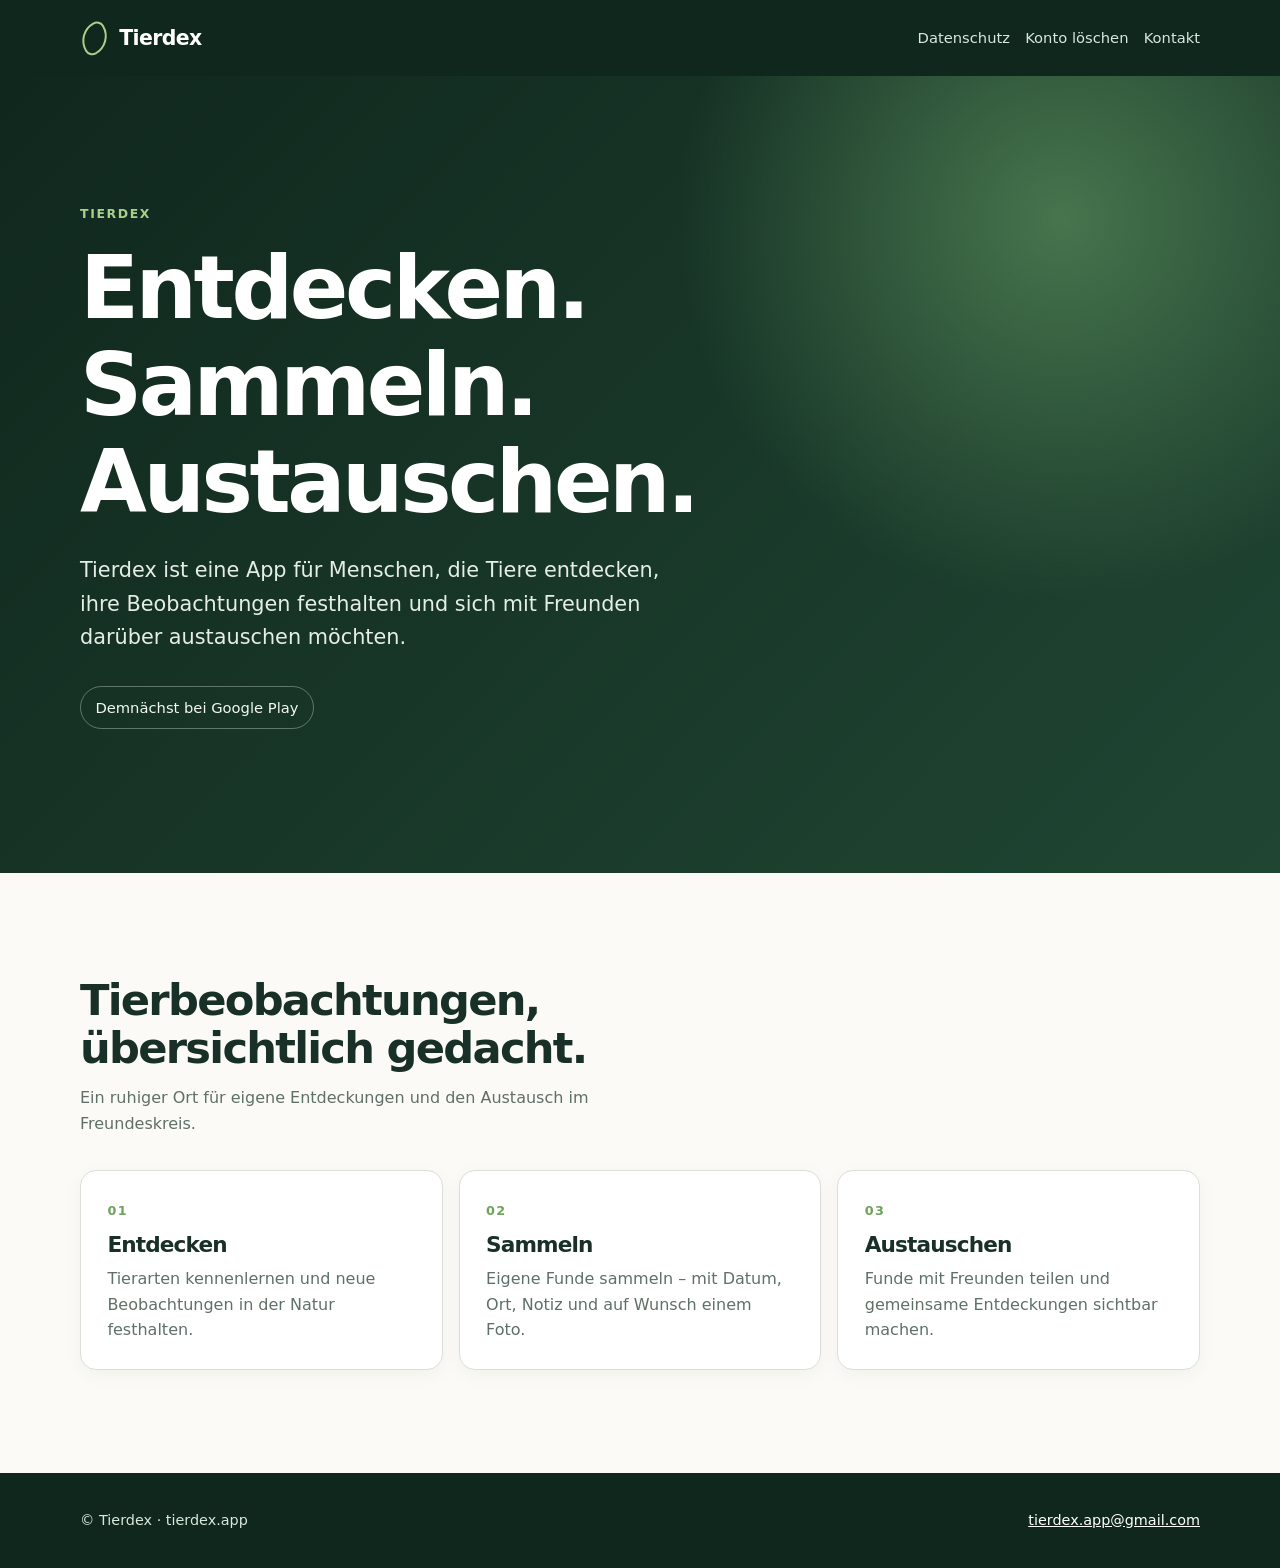
<file: index.html>
<!doctype html>
<html lang="de">
<head>
  <meta charset="utf-8">
  <meta name="viewport" content="width=device-width, initial-scale=1">
  <meta name="description" content="Tierdex – Entdecken. Sammeln. Austauschen.">
  <title>Tierdex – Entdecken. Sammeln. Austauschen.</title>
  <link rel="icon" type="image/svg+xml" href="data:image/svg+xml,%3Csvg xmlns='http://www.w3.org/2000/svg' viewBox='0 0 32 32'%3E%3Crect width='32' height='32' rx='8' fill='%2310271d'/%3E%3Cpath d='M23 7C14 8 9 13 9 21c6 1 12-3 14-14Z' fill='%23a8cf8b'/%3E%3C/svg%3E">
  <link rel="stylesheet" href="styles.css">
</head>
<body>
  <a class="skip-link" href="#inhalt">Zum Inhalt springen</a>
  <header class="site-header">
    <nav class="nav" aria-label="Hauptnavigation">
      <a class="brand" href="./" aria-label="Tierdex Startseite"><span class="brand-mark" aria-hidden="true"></span>Tierdex</a>
      <div class="nav-links"><a href="datenschutz/">Datenschutz</a><a href="konto-loeschen/">Konto löschen</a><a href="kontakt/">Kontakt</a></div>
    </nav>
  </header>
  <main id="inhalt">
    <section class="hero">
      <div class="hero-inner">
        <p class="eyebrow">Tierdex</p>
        <h1>Entdecken.<br>Sammeln.<br>Austauschen.</h1>
        <p class="hero-copy">Tierdex ist eine App für Menschen, die Tiere entdecken, ihre Beobachtungen festhalten und sich mit Freunden darüber austauschen möchten.</p>
        <span class="play-note">Demnächst bei Google Play</span>
      </div>
    </section>
    <section class="features content" aria-labelledby="bereiche">
      <div class="section-intro"><h2 id="bereiche">Tierbeobachtungen, übersichtlich gedacht.</h2><p>Ein ruhiger Ort für eigene Entdeckungen und den Austausch im Freundeskreis.</p></div>
      <div class="feature-grid">
        <article class="feature"><span class="feature-number">01</span><h3>Entdecken</h3><p>Tierarten kennenlernen und neue Beobachtungen in der Natur festhalten.</p></article>
        <article class="feature"><span class="feature-number">02</span><h3>Sammeln</h3><p>Eigene Funde sammeln – mit Datum, Ort, Notiz und auf Wunsch einem Foto.</p></article>
        <article class="feature"><span class="feature-number">03</span><h3>Austauschen</h3><p>Funde mit Freunden teilen und gemeinsame Entdeckungen sichtbar machen.</p></article>
      </div>
    </section>
  </main>
  <footer class="site-footer"><div class="footer-inner"><span>© Tierdex · tierdex.app</span><a href="mailto:tierdex.app@gmail.com">tierdex.app@gmail.com</a></div></footer>
</body>
</html>
</file>
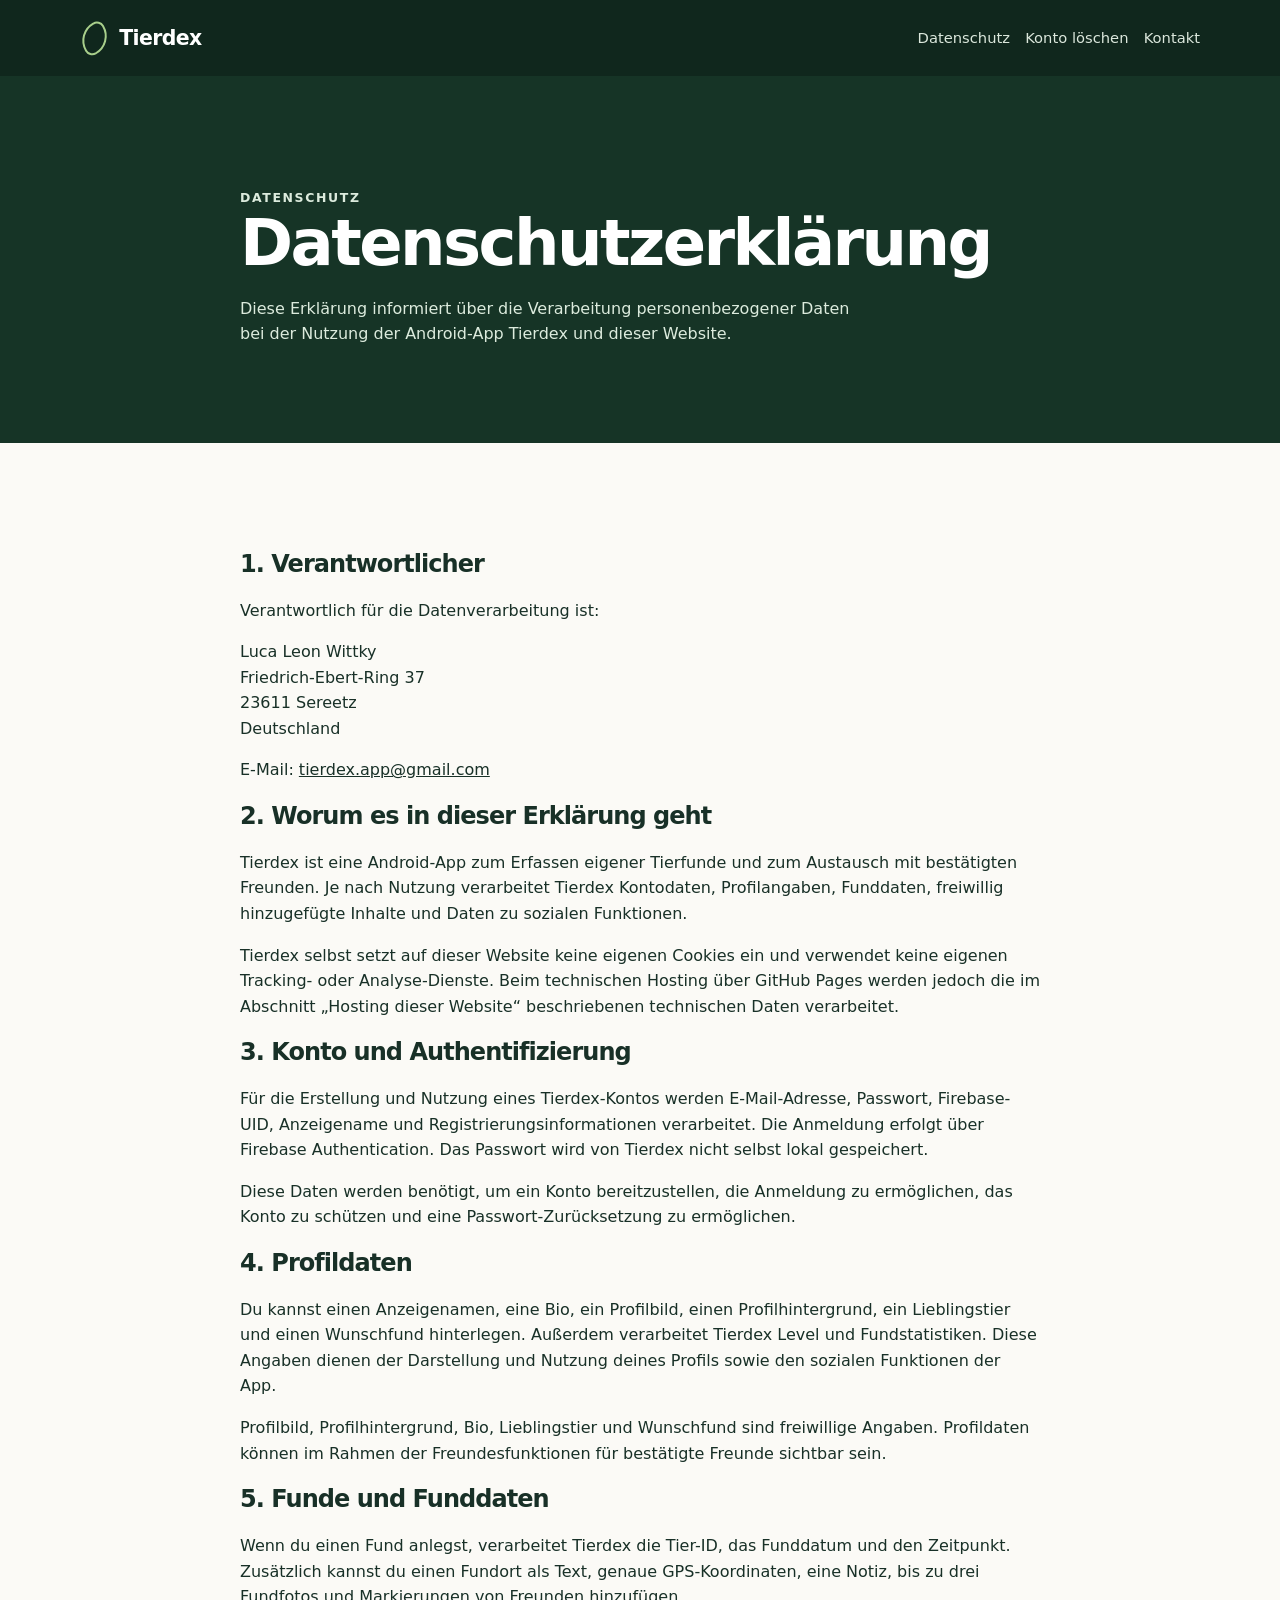
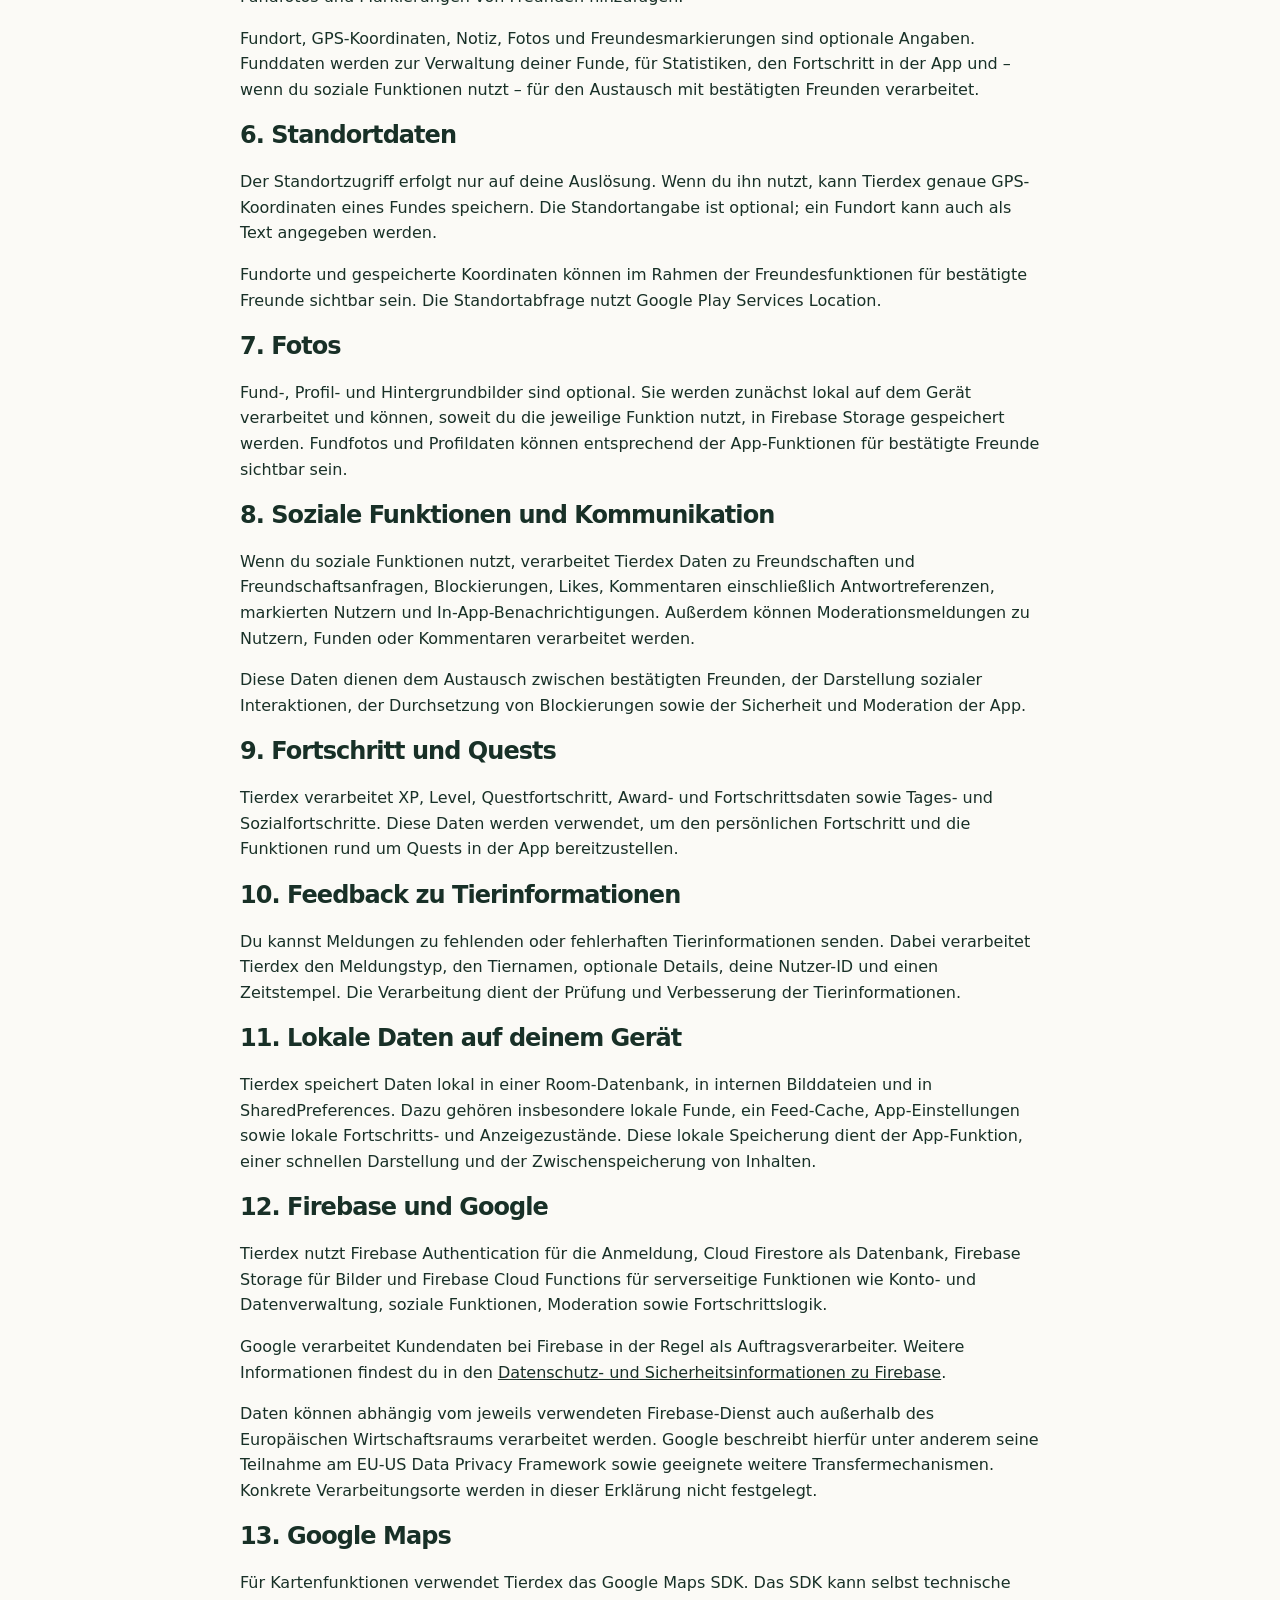
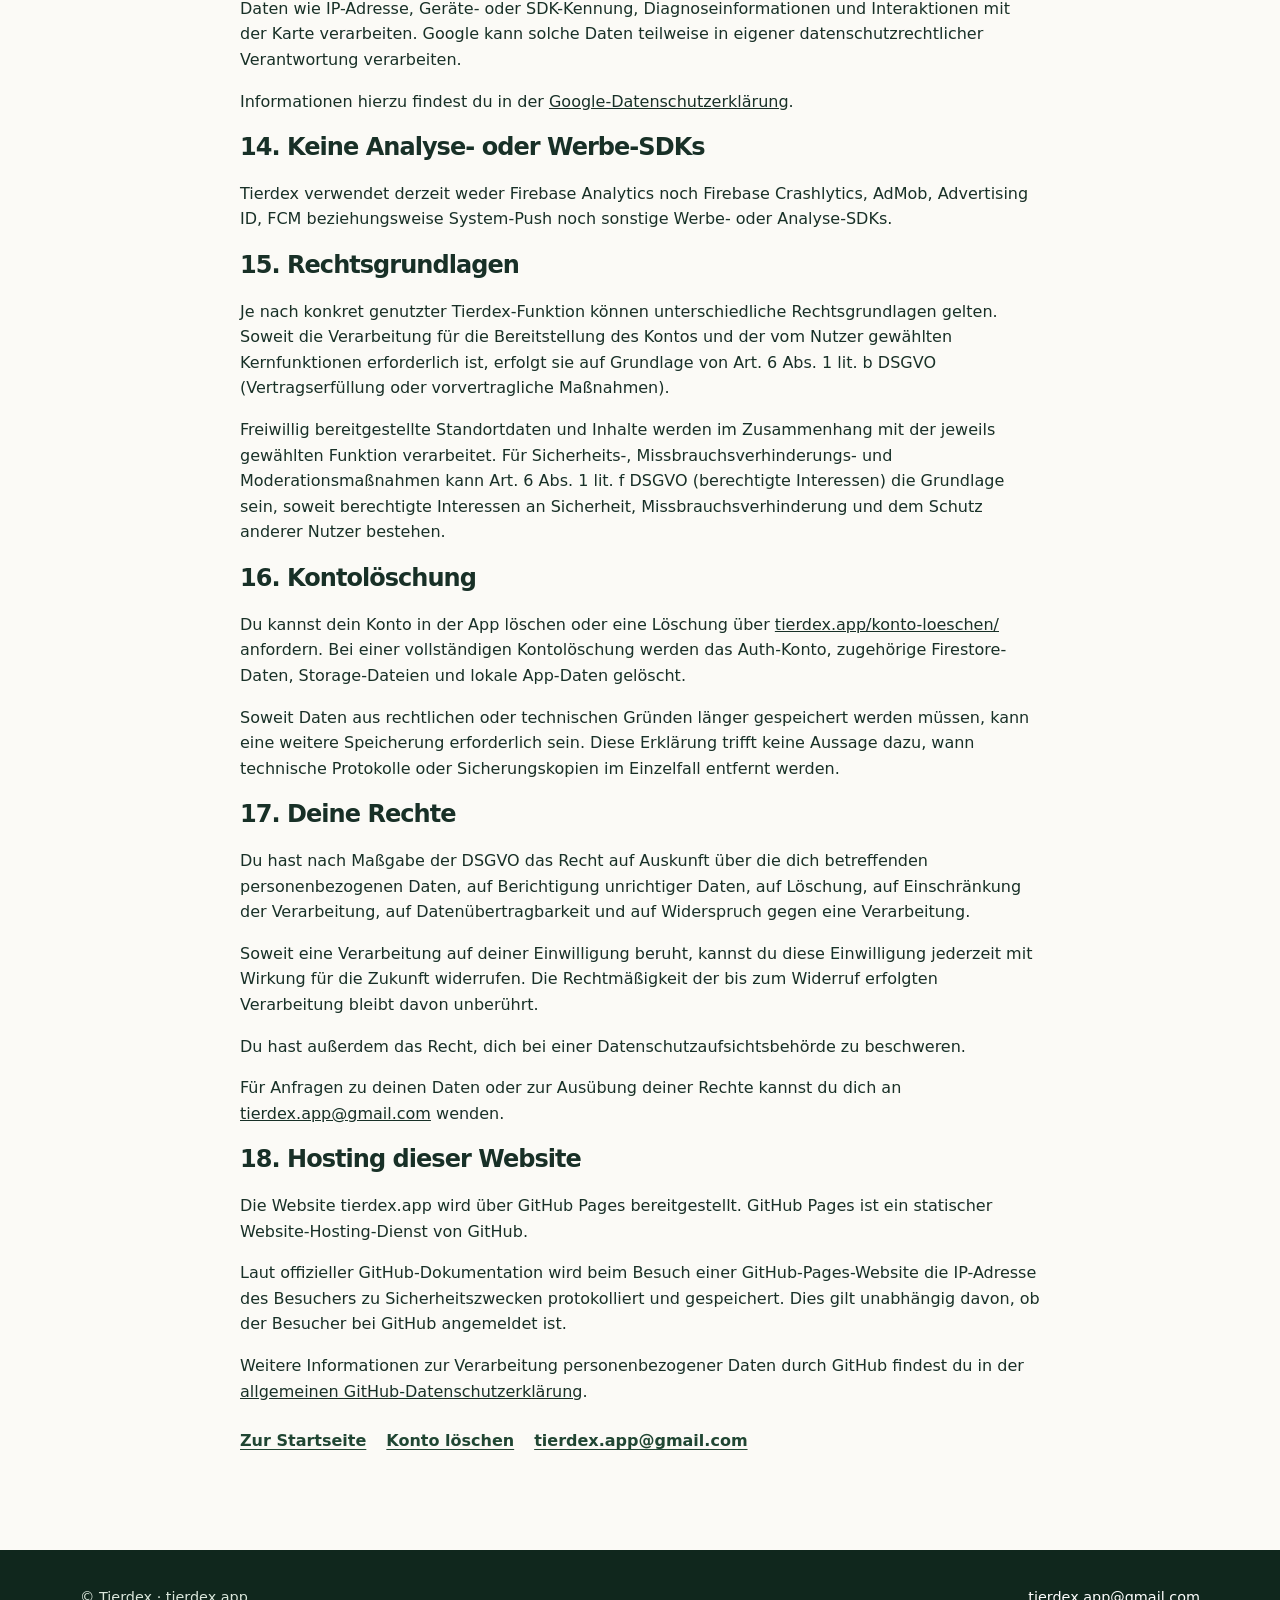
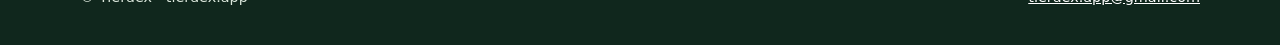
<file: datenschutz/index.html>
<!doctype html>
<html lang="de">
<head>
  <meta charset="utf-8">
  <meta name="viewport" content="width=device-width, initial-scale=1">
  <meta name="description" content="Datenschutzerklärung für die Android-App Tierdex.">
  <title>Datenschutz – Tierdex</title>
  <link rel="icon" type="image/svg+xml" href="data:image/svg+xml,%3Csvg xmlns='http://www.w3.org/2000/svg' viewBox='0 0 32 32'%3E%3Crect width='32' height='32' rx='8' fill='%2310271d'/%3E%3Cpath d='M23 7C14 8 9 13 9 21c6 1 12-3 14-14Z' fill='%23a8cf8b'/%3E%3C/svg%3E">
  <link rel="stylesheet" href="../styles.css">
</head>
<body>
  <a class="skip-link" href="#inhalt">Zum Inhalt springen</a>
  <header class="site-header">
    <nav class="nav" aria-label="Hauptnavigation">
      <a class="brand" href="../" aria-label="Tierdex Startseite"><span class="brand-mark" aria-hidden="true"></span>Tierdex</a>
      <div class="nav-links"><a href="./">Datenschutz</a><a href="../konto-loeschen/">Konto löschen</a><a href="../kontakt/">Kontakt</a></div>
    </nav>
  </header>
  <main id="inhalt">
    <section class="page-hero">
      <div class="page-hero-inner">
        <p class="eyebrow">Datenschutz</p>
        <h1>Datenschutzerklärung</h1>
        <p>Diese Erklärung informiert über die Verarbeitung personenbezogener Daten bei der Nutzung der Android-App Tierdex und dieser Website.</p>
      </div>
    </section>
    <article class="page-content">
      <section>
        <h2>1. Verantwortlicher</h2>
        <p>Verantwortlich für die Datenverarbeitung ist:</p>
        <p>Luca Leon Wittky<br>Friedrich-Ebert-Ring 37<br>23611 Sereetz<br>Deutschland</p>
        <p>E-Mail: <a href="mailto:tierdex.app@gmail.com">tierdex.app@gmail.com</a></p>
      </section>

      <section>
        <h2>2. Worum es in dieser Erklärung geht</h2>
        <p>Tierdex ist eine Android-App zum Erfassen eigener Tierfunde und zum Austausch mit bestätigten Freunden. Je nach Nutzung verarbeitet Tierdex Kontodaten, Profilangaben, Funddaten, freiwillig hinzugefügte Inhalte und Daten zu sozialen Funktionen.</p>
        <p>Tierdex selbst setzt auf dieser Website keine eigenen Cookies ein und verwendet keine eigenen Tracking- oder Analyse-Dienste. Beim technischen Hosting über GitHub Pages werden jedoch die im Abschnitt „Hosting dieser Website“ beschriebenen technischen Daten verarbeitet.</p>
      </section>

      <section>
        <h2>3. Konto und Authentifizierung</h2>
        <p>Für die Erstellung und Nutzung eines Tierdex-Kontos werden E-Mail-Adresse, Passwort, Firebase-UID, Anzeigename und Registrierungsinformationen verarbeitet. Die Anmeldung erfolgt über Firebase Authentication. Das Passwort wird von Tierdex nicht selbst lokal gespeichert.</p>
        <p>Diese Daten werden benötigt, um ein Konto bereitzustellen, die Anmeldung zu ermöglichen, das Konto zu schützen und eine Passwort-Zurücksetzung zu ermöglichen.</p>
      </section>

      <section>
        <h2>4. Profildaten</h2>
        <p>Du kannst einen Anzeigenamen, eine Bio, ein Profilbild, einen Profilhintergrund, ein Lieblingstier und einen Wunschfund hinterlegen. Außerdem verarbeitet Tierdex Level und Fundstatistiken. Diese Angaben dienen der Darstellung und Nutzung deines Profils sowie den sozialen Funktionen der App.</p>
        <p>Profilbild, Profilhintergrund, Bio, Lieblingstier und Wunschfund sind freiwillige Angaben. Profildaten können im Rahmen der Freundesfunktionen für bestätigte Freunde sichtbar sein.</p>
      </section>

      <section>
        <h2>5. Funde und Funddaten</h2>
        <p>Wenn du einen Fund anlegst, verarbeitet Tierdex die Tier-ID, das Funddatum und den Zeitpunkt. Zusätzlich kannst du einen Fundort als Text, genaue GPS-Koordinaten, eine Notiz, bis zu drei Fundfotos und Markierungen von Freunden hinzufügen.</p>
        <p>Fundort, GPS-Koordinaten, Notiz, Fotos und Freundesmarkierungen sind optionale Angaben. Funddaten werden zur Verwaltung deiner Funde, für Statistiken, den Fortschritt in der App und – wenn du soziale Funktionen nutzt – für den Austausch mit bestätigten Freunden verarbeitet.</p>
      </section>

      <section>
        <h2>6. Standortdaten</h2>
        <p>Der Standortzugriff erfolgt nur auf deine Auslösung. Wenn du ihn nutzt, kann Tierdex genaue GPS-Koordinaten eines Fundes speichern. Die Standortangabe ist optional; ein Fundort kann auch als Text angegeben werden.</p>
        <p>Fundorte und gespeicherte Koordinaten können im Rahmen der Freundesfunktionen für bestätigte Freunde sichtbar sein. Die Standortabfrage nutzt Google Play Services Location.</p>
      </section>

      <section>
        <h2>7. Fotos</h2>
        <p>Fund-, Profil- und Hintergrundbilder sind optional. Sie werden zunächst lokal auf dem Gerät verarbeitet und können, soweit du die jeweilige Funktion nutzt, in Firebase Storage gespeichert werden. Fundfotos und Profildaten können entsprechend der App-Funktionen für bestätigte Freunde sichtbar sein.</p>
      </section>

      <section>
        <h2>8. Soziale Funktionen und Kommunikation</h2>
        <p>Wenn du soziale Funktionen nutzt, verarbeitet Tierdex Daten zu Freundschaften und Freundschaftsanfragen, Blockierungen, Likes, Kommentaren einschließlich Antwortreferenzen, markierten Nutzern und In-App-Benachrichtigungen. Außerdem können Moderationsmeldungen zu Nutzern, Funden oder Kommentaren verarbeitet werden.</p>
        <p>Diese Daten dienen dem Austausch zwischen bestätigten Freunden, der Darstellung sozialer Interaktionen, der Durchsetzung von Blockierungen sowie der Sicherheit und Moderation der App.</p>
      </section>

      <section>
        <h2>9. Fortschritt und Quests</h2>
        <p>Tierdex verarbeitet XP, Level, Questfortschritt, Award- und Fortschrittsdaten sowie Tages- und Sozialfortschritte. Diese Daten werden verwendet, um den persönlichen Fortschritt und die Funktionen rund um Quests in der App bereitzustellen.</p>
      </section>

      <section>
        <h2>10. Feedback zu Tierinformationen</h2>
        <p>Du kannst Meldungen zu fehlenden oder fehlerhaften Tierinformationen senden. Dabei verarbeitet Tierdex den Meldungstyp, den Tiernamen, optionale Details, deine Nutzer-ID und einen Zeitstempel. Die Verarbeitung dient der Prüfung und Verbesserung der Tierinformationen.</p>
      </section>

      <section>
        <h2>11. Lokale Daten auf deinem Gerät</h2>
        <p>Tierdex speichert Daten lokal in einer Room-Datenbank, in internen Bilddateien und in SharedPreferences. Dazu gehören insbesondere lokale Funde, ein Feed-Cache, App-Einstellungen sowie lokale Fortschritts- und Anzeigezustände. Diese lokale Speicherung dient der App-Funktion, einer schnellen Darstellung und der Zwischenspeicherung von Inhalten.</p>
      </section>

      <section>
        <h2>12. Firebase und Google</h2>
        <p>Tierdex nutzt Firebase Authentication für die Anmeldung, Cloud Firestore als Datenbank, Firebase Storage für Bilder und Firebase Cloud Functions für serverseitige Funktionen wie Konto- und Datenverwaltung, soziale Funktionen, Moderation sowie Fortschrittslogik.</p>
        <p>Google verarbeitet Kundendaten bei Firebase in der Regel als Auftragsverarbeiter. Weitere Informationen findest du in den <a href="https://firebase.google.com/support/privacy" rel="noopener noreferrer">Datenschutz- und Sicherheitsinformationen zu Firebase</a>.</p>
        <p>Daten können abhängig vom jeweils verwendeten Firebase-Dienst auch außerhalb des Europäischen Wirtschaftsraums verarbeitet werden. Google beschreibt hierfür unter anderem seine Teilnahme am EU-US Data Privacy Framework sowie geeignete weitere Transfermechanismen. Konkrete Verarbeitungsorte werden in dieser Erklärung nicht festgelegt.</p>
      </section>

      <section>
        <h2>13. Google Maps</h2>
        <p>Für Kartenfunktionen verwendet Tierdex das Google Maps SDK. Das SDK kann selbst technische Daten wie IP-Adresse, Geräte- oder SDK-Kennung, Diagnoseinformationen und Interaktionen mit der Karte verarbeiten. Google kann solche Daten teilweise in eigener datenschutzrechtlicher Verantwortung verarbeiten.</p>
        <p>Informationen hierzu findest du in der <a href="https://policies.google.com/privacy" rel="noopener noreferrer">Google-Datenschutzerklärung</a>.</p>
      </section>

      <section>
        <h2>14. Keine Analyse- oder Werbe-SDKs</h2>
        <p>Tierdex verwendet derzeit weder Firebase Analytics noch Firebase Crashlytics, AdMob, Advertising ID, FCM beziehungsweise System-Push noch sonstige Werbe- oder Analyse-SDKs.</p>
      </section>

      <section>
        <h2>15. Rechtsgrundlagen</h2>
        <p>Je nach konkret genutzter Tierdex-Funktion können unterschiedliche Rechtsgrundlagen gelten. Soweit die Verarbeitung für die Bereitstellung des Kontos und der vom Nutzer gewählten Kernfunktionen erforderlich ist, erfolgt sie auf Grundlage von Art. 6 Abs. 1 lit. b DSGVO (Vertragserfüllung oder vorvertragliche Maßnahmen).</p>
        <p>Freiwillig bereitgestellte Standortdaten und Inhalte werden im Zusammenhang mit der jeweils gewählten Funktion verarbeitet. Für Sicherheits-, Missbrauchsverhinderungs- und Moderationsmaßnahmen kann Art. 6 Abs. 1 lit. f DSGVO (berechtigte Interessen) die Grundlage sein, soweit berechtigte Interessen an Sicherheit, Missbrauchsverhinderung und dem Schutz anderer Nutzer bestehen.</p>
      </section>

      <section>
        <h2>16. Kontolöschung</h2>
        <p>Du kannst dein Konto in der App löschen oder eine Löschung über <a href="../konto-loeschen/">tierdex.app/konto-loeschen/</a> anfordern. Bei einer vollständigen Kontolöschung werden das Auth-Konto, zugehörige Firestore-Daten, Storage-Dateien und lokale App-Daten gelöscht.</p>
        <p>Soweit Daten aus rechtlichen oder technischen Gründen länger gespeichert werden müssen, kann eine weitere Speicherung erforderlich sein. Diese Erklärung trifft keine Aussage dazu, wann technische Protokolle oder Sicherungskopien im Einzelfall entfernt werden.</p>
      </section>

      <section>
        <h2>17. Deine Rechte</h2>
        <p>Du hast nach Maßgabe der DSGVO das Recht auf Auskunft über die dich betreffenden personenbezogenen Daten, auf Berichtigung unrichtiger Daten, auf Löschung, auf Einschränkung der Verarbeitung, auf Datenübertragbarkeit und auf Widerspruch gegen eine Verarbeitung.</p>
        <p>Soweit eine Verarbeitung auf deiner Einwilligung beruht, kannst du diese Einwilligung jederzeit mit Wirkung für die Zukunft widerrufen. Die Rechtmäßigkeit der bis zum Widerruf erfolgten Verarbeitung bleibt davon unberührt.</p>
        <p>Du hast außerdem das Recht, dich bei einer Datenschutzaufsichtsbehörde zu beschweren.</p>
        <p>Für Anfragen zu deinen Daten oder zur Ausübung deiner Rechte kannst du dich an <a href="mailto:tierdex.app@gmail.com">tierdex.app@gmail.com</a> wenden.</p>
      </section>

      <section>
        <h2>18. Hosting dieser Website</h2>
        <p>Die Website tierdex.app wird über GitHub Pages bereitgestellt. GitHub Pages ist ein statischer Website-Hosting-Dienst von GitHub.</p>
        <p>Laut offizieller GitHub-Dokumentation wird beim Besuch einer GitHub-Pages-Website die IP-Adresse des Besuchers zu Sicherheitszwecken protokolliert und gespeichert. Dies gilt unabhängig davon, ob der Besucher bei GitHub angemeldet ist.</p>
        <p>Weitere Informationen zur Verarbeitung personenbezogener Daten durch GitHub findest du in der <a href="https://docs.github.com/de/site-policy/privacy-policies/github-general-privacy-statement" rel="noopener noreferrer">allgemeinen GitHub-Datenschutzerklärung</a>.</p>
      </section>

      <nav class="page-links" aria-label="Weiterführende Links"><a href="../">Zur Startseite</a><a href="../konto-loeschen/">Konto löschen</a><a href="mailto:tierdex.app@gmail.com">tierdex.app@gmail.com</a></nav>
    </article>
  </main>
  <footer class="site-footer"><div class="footer-inner"><span>© Tierdex · tierdex.app</span><a href="mailto:tierdex.app@gmail.com">tierdex.app@gmail.com</a></div></footer>
</body>
</html>
</file>
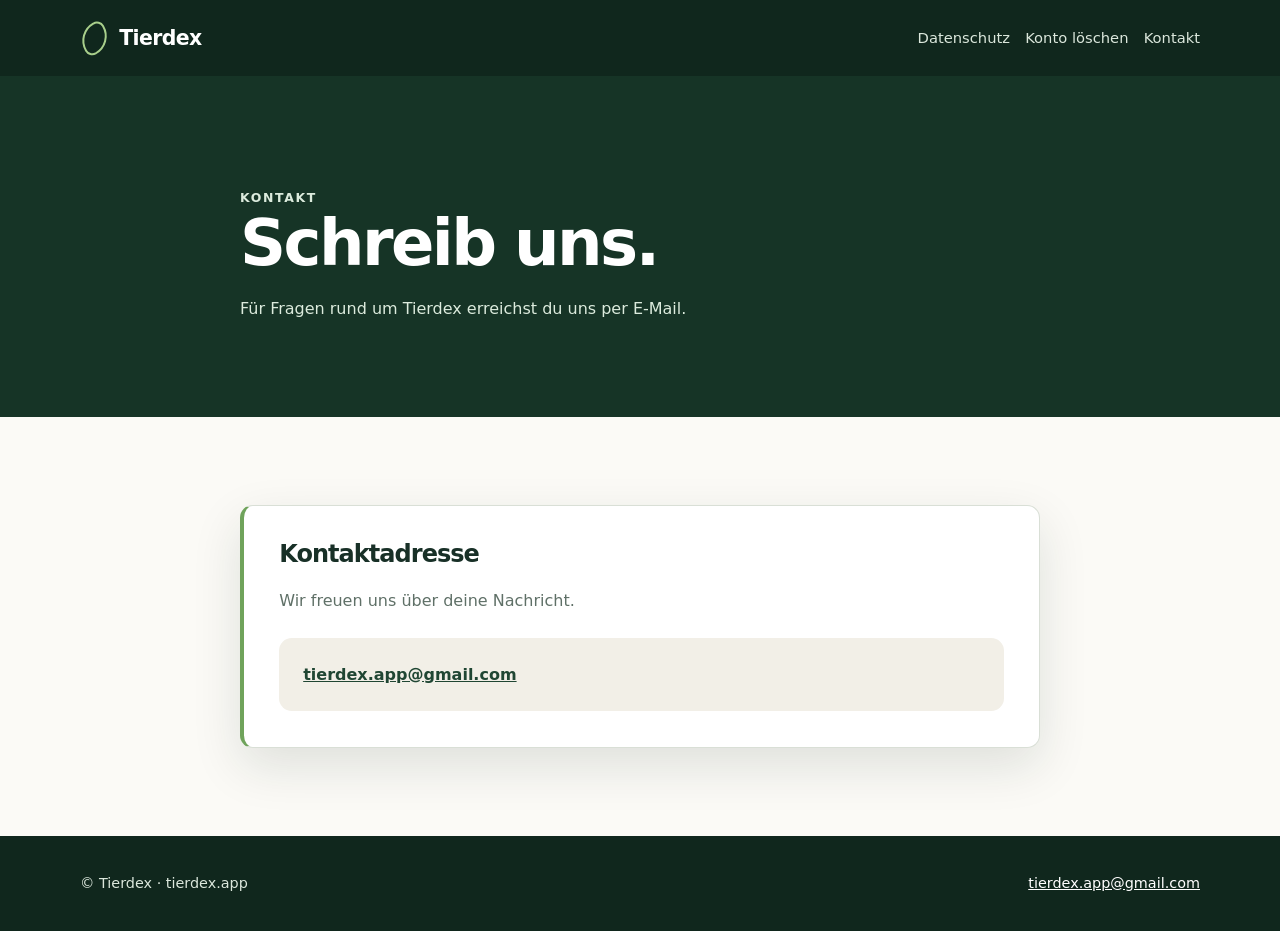
<file: kontakt/index.html>
<!doctype html>
<html lang="de"><head><meta charset="utf-8"><meta name="viewport" content="width=device-width, initial-scale=1"><title>Kontakt – Tierdex</title><link rel="icon" type="image/svg+xml" href="data:image/svg+xml,%3Csvg xmlns='http://www.w3.org/2000/svg' viewBox='0 0 32 32'%3E%3Crect width='32' height='32' rx='8' fill='%2310271d'/%3E%3Cpath d='M23 7C14 8 9 13 9 21c6 1 12-3 14-14Z' fill='%23a8cf8b'/%3E%3C/svg%3E"><link rel="stylesheet" href="../styles.css"></head>
<body><a class="skip-link" href="#inhalt">Zum Inhalt springen</a><header class="site-header"><nav class="nav" aria-label="Hauptnavigation"><a class="brand" href="../" aria-label="Tierdex Startseite"><span class="brand-mark" aria-hidden="true"></span>Tierdex</a><div class="nav-links"><a href="../datenschutz/">Datenschutz</a><a href="../konto-loeschen/">Konto löschen</a><a href="./">Kontakt</a></div></nav></header>
<main id="inhalt"><section class="page-hero"><div class="page-hero-inner"><p class="eyebrow">Kontakt</p><h1>Schreib uns.</h1><p>Für Fragen rund um Tierdex erreichst du uns per E-Mail.</p></div></section><section class="page-content"><div class="placeholder"><h2>Kontaktadresse</h2><p>Wir freuen uns über deine Nachricht.</p><div class="contact-card"><a href="mailto:tierdex.app@gmail.com">tierdex.app@gmail.com</a></div></div></section></main>
<footer class="site-footer"><div class="footer-inner"><span>© Tierdex · tierdex.app</span><a href="mailto:tierdex.app@gmail.com">tierdex.app@gmail.com</a></div></footer></body></html>
</file>
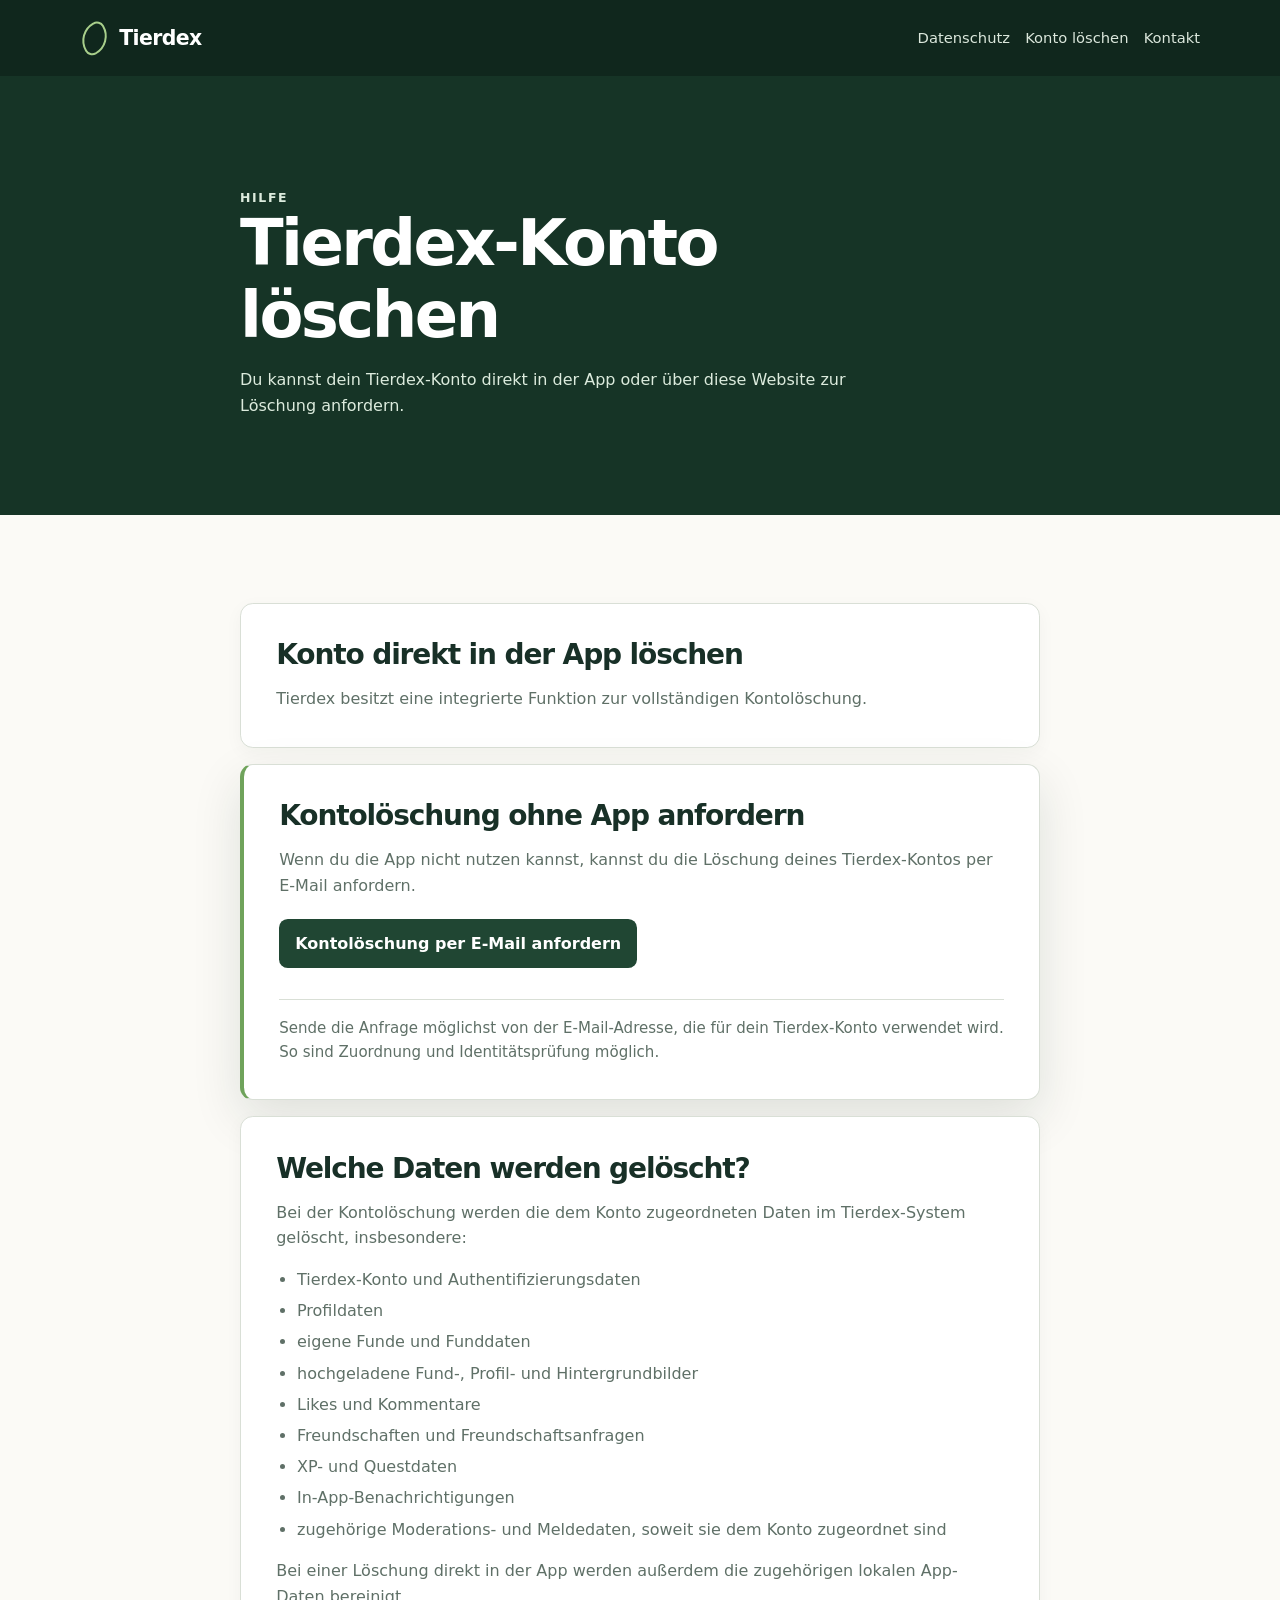
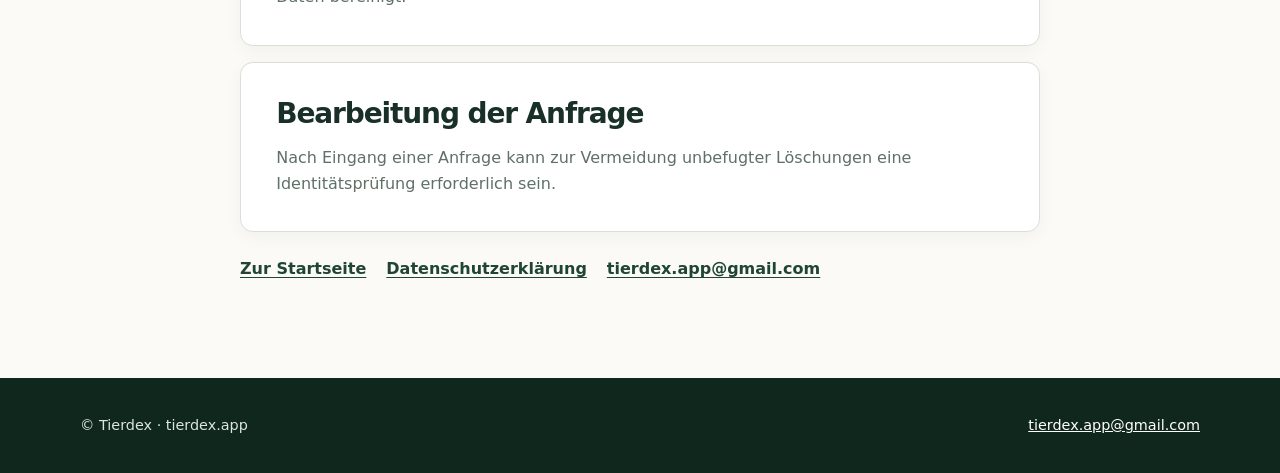
<file: konto-loeschen/index.html>
<!doctype html>
<html lang="de">
<head>
  <meta charset="utf-8">
  <meta name="viewport" content="width=device-width, initial-scale=1">
  <meta name="description" content="Informationen zur Löschung eines Tierdex-Kontos.">
  <title>Tierdex-Konto löschen</title>
  <link rel="icon" type="image/svg+xml" href="data:image/svg+xml,%3Csvg xmlns='http://www.w3.org/2000/svg' viewBox='0 0 32 32'%3E%3Crect width='32' height='32' rx='8' fill='%2310271d'/%3E%3Cpath d='M23 7C14 8 9 13 9 21c6 1 12-3 14-14Z' fill='%23a8cf8b'/%3E%3C/svg%3E">
  <link rel="stylesheet" href="../styles.css">
</head>
<body>
  <a class="skip-link" href="#inhalt">Zum Inhalt springen</a>
  <header class="site-header">
    <nav class="nav" aria-label="Hauptnavigation">
      <a class="brand" href="../" aria-label="Tierdex Startseite"><span class="brand-mark" aria-hidden="true"></span>Tierdex</a>
      <div class="nav-links"><a href="../datenschutz/">Datenschutz</a><a href="./">Konto löschen</a><a href="../kontakt/">Kontakt</a></div>
    </nav>
  </header>
  <main id="inhalt">
    <section class="page-hero">
      <div class="page-hero-inner">
        <p class="eyebrow">Hilfe</p>
        <h1>Tierdex-Konto löschen</h1>
        <p>Du kannst dein Tierdex-Konto direkt in der App oder über diese Website zur Löschung anfordern.</p>
      </div>
    </section>
    <section class="page-content deletion-content">
      <section class="deletion-section" aria-labelledby="in-app">
        <h2 id="in-app">Konto direkt in der App löschen</h2>
        <p>Tierdex besitzt eine integrierte Funktion zur vollständigen Kontolöschung.</p>
      </section>
      <section class="deletion-section deletion-request" aria-labelledby="ohne-app">
        <h2 id="ohne-app">Kontolöschung ohne App anfordern</h2>
        <p>Wenn du die App nicht nutzen kannst, kannst du die Löschung deines Tierdex-Kontos per E-Mail anfordern.</p>
        <a class="email-button" href="mailto:tierdex.app@gmail.com?subject=Kontol%C3%B6schung%20Tierdex&amp;body=Ich%20m%C3%B6chte%20mein%20Tierdex-Konto%20und%20die%20damit%20verbundenen%20Daten%20l%C3%B6schen%20lassen.%0A%0AE-Mail-Adresse%20des%20Tierdex-Kontos%3A%0A">Kontolöschung per E-Mail anfordern</a>
        <p class="supporting-note">Sende die Anfrage möglichst von der E-Mail-Adresse, die für dein Tierdex-Konto verwendet wird. So sind Zuordnung und Identitätsprüfung möglich.</p>
      </section>
      <section class="deletion-section" aria-labelledby="daten">
        <h2 id="daten">Welche Daten werden gelöscht?</h2>
        <p>Bei der Kontolöschung werden die dem Konto zugeordneten Daten im Tierdex-System gelöscht, insbesondere:</p>
        <ul class="deletion-list">
          <li>Tierdex-Konto und Authentifizierungsdaten</li><li>Profildaten</li><li>eigene Funde und Funddaten</li><li>hochgeladene Fund-, Profil- und Hintergrundbilder</li><li>Likes und Kommentare</li><li>Freundschaften und Freundschaftsanfragen</li><li>XP- und Questdaten</li><li>In-App-Benachrichtigungen</li><li>zugehörige Moderations- und Meldedaten, soweit sie dem Konto zugeordnet sind</li>
        </ul>
        <p>Bei einer Löschung direkt in der App werden außerdem die zugehörigen lokalen App-Daten bereinigt.</p>
      </section>
      <section class="deletion-section" aria-labelledby="bearbeitung">
        <h2 id="bearbeitung">Bearbeitung der Anfrage</h2>
        <p>Nach Eingang einer Anfrage kann zur Vermeidung unbefugter Löschungen eine Identitätsprüfung erforderlich sein.</p>
      </section>
      <nav class="page-links" aria-label="Weiterführende Links"><a href="../">Zur Startseite</a><a href="../datenschutz/">Datenschutzerklärung</a><a href="mailto:tierdex.app@gmail.com">tierdex.app@gmail.com</a></nav>
    </section>
  </main>
  <footer class="site-footer"><div class="footer-inner"><span>© Tierdex · tierdex.app</span><a href="mailto:tierdex.app@gmail.com">tierdex.app@gmail.com</a></div></footer>
</body>
</html>
</file>
<file: styles.css>
:root {
  --forest-950: #10271d;
  --forest-900: #163426;
  --forest-800: #204633;
  --moss: #6fa35b;
  --moss-light: #a8cf8b;
  --sand: #f2efe7;
  --cream: #fbfaf6;
  --ink: #183027;
  --muted: #5f7067;
  --line: #d9dfd6;
  --shadow: 0 18px 50px rgba(16, 39, 29, .12);
}

* { box-sizing: border-box; }
html { scroll-behavior: smooth; }
body {
  margin: 0;
  color: var(--ink);
  background: var(--cream);
  font-family: Inter, ui-sans-serif, system-ui, -apple-system, BlinkMacSystemFont, "Segoe UI", sans-serif;
  line-height: 1.6;
}
a { color: inherit; }
.skip-link { position: absolute; left: -999px; }
.skip-link:focus { left: 1rem; top: 1rem; z-index: 10; padding: .65rem 1rem; background: var(--cream); border-radius: .4rem; }
.site-header { background: var(--forest-950); color: white; }
.nav {
  width: min(1120px, calc(100% - 2rem));
  min-height: 76px;
  margin: auto;
  display: flex;
  align-items: center;
  justify-content: space-between;
  gap: 1.25rem;
}
.brand { display: inline-flex; align-items: center; gap: .65rem; color: white; text-decoration: none; font-size: 1.28rem; font-weight: 750; letter-spacing: -.03em; }
.brand-mark { width: 1.8rem; height: 1.8rem; border: 2px solid var(--moss-light); border-radius: 72% 28% 72% 28%; transform: rotate(-30deg); display: inline-block; }
.nav-links { display: flex; flex-wrap: wrap; justify-content: flex-end; gap: .3rem .95rem; }
.nav-links a { color: #dbe7dc; font-size: .92rem; text-decoration: none; }
.nav-links a:hover, .nav-links a:focus-visible { color: white; text-decoration: underline; text-underline-offset: .25rem; }
.hero { color: white; background: radial-gradient(circle at 83% 18%, #47754d 0, transparent 24rem), linear-gradient(135deg, var(--forest-950), var(--forest-800)); }
.hero-inner { width: min(1120px, calc(100% - 2rem)); margin: auto; padding: clamp(4.5rem, 11vw, 8rem) 0 clamp(5.5rem, 13vw, 9rem); }
.eyebrow { margin: 0 0 1rem; color: var(--moss-light); font-weight: 700; font-size: .78rem; letter-spacing: .13em; text-transform: uppercase; }
h1, h2, h3 { line-height: 1.12; letter-spacing: -.04em; }
h1 { max-width: 750px; margin: 0; font-size: clamp(2.7rem, 7vw, 5.4rem); }
.hero-copy { max-width: 620px; margin: 1.5rem 0 0; color: #e5eee5; font-size: clamp(1.08rem, 2vw, 1.3rem); }
.play-note { display: inline-flex; align-items: center; margin-top: 2rem; padding: .55rem .9rem; border: 1px solid rgba(232, 244, 230, .35); border-radius: 999px; color: #f2f8ef; font-size: .92rem; }
.content { width: min(1120px, calc(100% - 2rem)); margin: auto; }
.features { padding: clamp(4rem, 8vw, 6.5rem) 0; }
.section-intro { max-width: 620px; margin-bottom: 2.1rem; }
.section-intro h2 { margin: 0; font-size: clamp(1.8rem, 4vw, 2.7rem); }
.section-intro p { color: var(--muted); margin: .8rem 0 0; }
.feature-grid { display: grid; grid-template-columns: repeat(3, 1fr); gap: 1rem; }
.feature { padding: 1.65rem; background: white; border: 1px solid var(--line); border-radius: 1rem; box-shadow: 0 5px 18px rgba(16,39,29,.04); }
.feature-number { color: var(--moss); font-size: .8rem; font-weight: 800; letter-spacing: .11em; }
.feature h3 { margin: .6rem 0; font-size: 1.35rem; }
.feature p { margin: 0; color: var(--muted); }
.site-footer { padding: 2.25rem 0; background: var(--forest-950); color: #dbe7dc; }
.footer-inner { width: min(1120px, calc(100% - 2rem)); margin: auto; display: flex; flex-wrap: wrap; justify-content: space-between; gap: 1rem; font-size: .9rem; }
.site-footer a { color: white; }
.page-hero { padding: clamp(3.5rem, 8vw, 6rem) 0; color: white; background: var(--forest-900); }
.page-hero-inner { width: min(800px, calc(100% - 2rem)); margin: auto; }
.page-hero h1 { font-size: clamp(2.3rem, 6vw, 4rem); }
.page-hero p { max-width: 630px; margin: 1rem 0 0; color: #dcebdd; }
.page-content { width: min(800px, calc(100% - 2rem)); margin: auto; padding: clamp(3rem, 7vw, 5.5rem) 0; }
.placeholder { padding: clamp(1.4rem, 4vw, 2.2rem); border: 1px solid var(--line); border-left: 4px solid var(--moss); border-radius: .8rem; background: white; box-shadow: var(--shadow); }
.placeholder h2 { margin-top: 0; font-size: 1.5rem; }
.placeholder p { color: var(--muted); }
.placeholder p:last-child { margin-bottom: 0; }
.contact-card { margin-top: 1.5rem; padding: 1.5rem; border-radius: .8rem; background: var(--sand); }
.contact-card a { color: var(--forest-800); font-weight: 700; }
.deletion-content { display: grid; gap: 1rem; }
.deletion-section { padding: clamp(1.4rem, 4vw, 2.2rem); background: white; border: 1px solid var(--line); border-radius: .8rem; box-shadow: 0 5px 18px rgba(16,39,29,.04); }
.deletion-section h2 { margin: 0; font-size: clamp(1.4rem, 3vw, 1.75rem); }
.deletion-section p { color: var(--muted); }
.deletion-section p:last-child { margin-bottom: 0; }
.deletion-request { border-left: 4px solid var(--moss); box-shadow: var(--shadow); }
.email-button { display: inline-flex; justify-content: center; align-items: center; min-height: 3rem; margin: .3rem 0 1rem; padding: .72rem 1rem; border-radius: .55rem; color: white; background: var(--forest-800); font-weight: 750; text-align: center; text-decoration: none; }
.email-button:hover, .email-button:focus-visible { background: var(--forest-950); outline: 3px solid var(--moss-light); outline-offset: 3px; }
.supporting-note { padding-top: 1rem; border-top: 1px solid var(--line); font-size: .94rem; }
.deletion-list { margin: 1rem 0; padding-left: 1.3rem; color: var(--muted); }
.deletion-list li + li { margin-top: .35rem; }
.page-links { display: flex; flex-wrap: wrap; gap: .7rem 1.25rem; padding: .5rem 0; }
.page-links a { color: var(--forest-800); font-weight: 700; text-underline-offset: .2rem; }
@media (max-width: 680px) {
  .nav { padding: 1rem 0; align-items: flex-start; flex-direction: column; }
  .nav-links { justify-content: flex-start; }
  .feature-grid { grid-template-columns: 1fr; }
}
</file>
